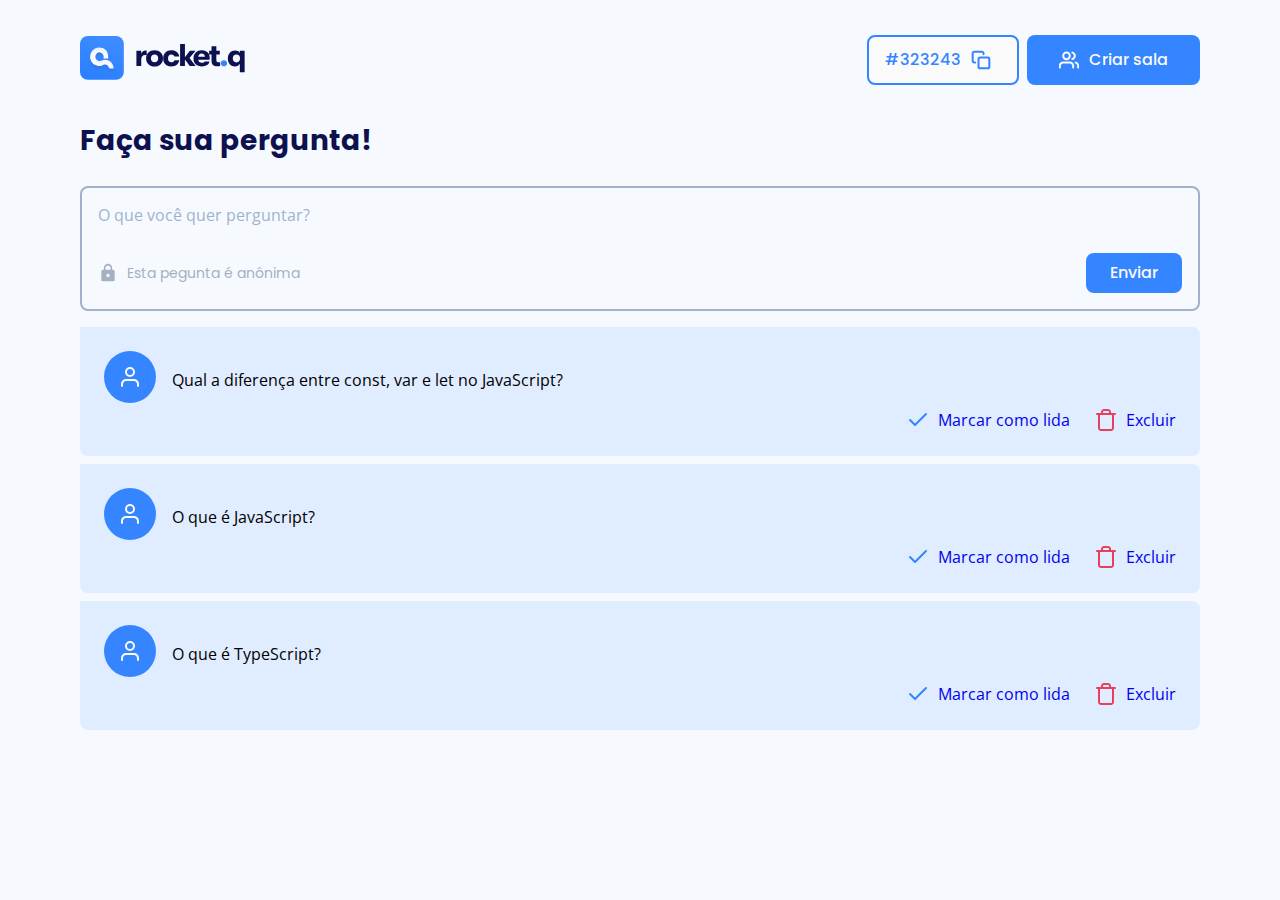
<file: room.html>
<!DOCTYPE html>
<html lang="en">
  <head>
    <meta charset="UTF-8" />
    <meta http-equiv="X-UA-Compatible" content="IE=edge" />
    <meta name="viewport" content="width=device-width, initial-scale=1.0" />

    <!-- STYLE -->
    <link rel="stylesheet" href="style/global.css" />
    <link rel="stylesheet" href="style/room.css" />

    <!-- FONTS -->
    <link rel="preconnect" href="https://fonts.gstatic.com" />
    <link
      href="https://fonts.googleapis.com/css2?family=Open+Sans&family=Poppins:wght@500,400;700&display=swap"
      rel="stylesheet"
    />

    <title>Perguntas - Rockt.q</title>
  </head>
  <body>
    <div class="content" id="room">
      <header>
        <a href="index.html">
          <img src="assets/logo.svg" alt="Logo da marca" />
        </a>

        <div class="buttons">
          <div class="button outlined">
            #323243
            <img src="assets/copy.svg" alt="Copiar número da sala" />
          </div>

          <a href="#" class="button">
            <img src="assets/users-white.svg" alt="Criar uma sala" /> Criar sala
          </a>
        </div>
      </header>

      <main>
        <section id="question-form">
          <h2>Faça sua pergunta!</h2>
          <form action="">
            <label class="sr-only" for-id="question"
              >O que você quer perguntar?</label
            >
            <textarea
              name="question"
              id="question"
              placeholder="O que você quer perguntar?"
            ></textarea>

            <footer>
              <div>
                <img src="assets/lock_black.svg" alt="Cadeado" />
                Esta pegunta é anônima
              </div>
              <button>Enviar</button>
            </footer>
          </form>
        </section>

        <section id="questions">
          <h2 class="sr-only">Perguntas da comunidade</h2>

          <div class="questions">
            <div class="question-wrapper">
              <div class="question-content">
                <div class="user">
                  <img src="assets/avatar.svg" alt="ícone de usuário" />
                </div>
                <div class="question">
                  <p>Qual a diferença entre const, var e let no JavaScript?</p>
                </div>
              </div>
              <div class="actions">
                <a href="#" class="check">
                  <img src="assets/check.svg" alt="Icone de confirmar" /> Marcar
                  como lida
                </a>
                <a href="#" class="delete">
                  <img src="assets/trash.svg" alt="Icone de excluir" /> Excluir
                </a>
              </div>
            </div>

            <div class="question-wrapper">
              <div class="question-content">
                <div class="user">
                  <img src="assets/avatar.svg" alt="ícone de usuário" />
                </div>
                <div class="question">
                  <p>O que é JavaScript?</p>
                </div>
              </div>
              <div class="actions">
                <a href="#" class="check">
                  <img src="assets/check.svg" alt="Icone de confirmar" /> Marcar
                  como lida
                </a>
                <a href="#" class="delete">
                  <img src="assets/trash.svg" alt="Icone de excluir" /> Excluir
                </a>
              </div>
            </div>

            <div class="question-wrapper">
              <div class="question-content">
                <div class="user">
                  <img src="assets/avatar.svg" alt="ícone de usuário" />
                </div>
                <div class="question">
                  <p>O que é TypeScript?</p>
                </div>
              </div>
              <div class="actions">
                <a href="#" class="check">
                  <img src="assets/check.svg" alt="Icone de confirmar" /> Marcar
                  como lida
                </a>
                <a href="#" class="delete">
                  <img src="assets/trash.svg" alt="Icone de excluir" /> Excluir
                </a>
              </div>
            </div>
          </div>
        </section>
      </main>
    </div>
  </body>
</html>
</file>
<file: style/global.css>
*{
  margin: 0;
  padding: 0;
  border: none;
  text-decoration: none;
  box-sizing: border-box;
}

html{
  --black: #0D114F;
  --white: #FAFAFA;
  --red: #E83F58;
  --light-blue: #E0ECFF;
  --blue: #3485ff;
  --blackground: #F6FAFF;
  --overlay: #040911;
  --icons-details: #A5B0C1;


  --grey-dark: #4D5E77;
  --grey-blue: #A1B2CD;
  --grey-light: #E5EAF1;
  --grey-mmedium: #EAECF2;

  /* rem substitui o pixel, é igual a 16px.  calcular pixel/16 */
  /*16 px = 1rem = 100%*/
  font-size: 62.5%; /* 10 px */
}

body{
  display: flex;
  height: 100vh; /*pq nao tem rolagem*/
  background: var(--blackground);
}

body, button, input, textarea{
  /*intervalo de tamanho */
  font-size: clamp(10px, 1.6rem, 2vw);

  font-family: 'Open Sans', sans-serif;
  /*font-family: 'Poppins', sans-serif; */
}

.content{
  width: 100%;
  margin: 0 auto;
}

.sr-only{
  position: absolute;
  height: 1px;
  width: 1px;
  padding: 0;
  margin: -1px;
  overflow: hidden;
  clip-path: rect(0, 0, 0, 0);
  white-space: nowrap;
  border-width: 0;
}

/*input, buttons*/
input, button, .button {
  border-radius: 0.8rem;
  height: 5rem;
}

button, .button{
  font-family: 'Poppins', sans-serif;
  font-weight: 500;
  line-height: 0;

  display: flex;
  align-items: center;
  justify-content: center;

  background: var(--blue);
  color: var(--white);

  transition: filter 0.2s;

  cursor: pointer;
}

button:hover, .button:hover{
  filter: brightness(1.2);
}

button > img, .button > img{
  margin-right: 1rem;
  width: 2rem;
}

button.outlined, .button.outlined{
  background: var(--white);
  color: var(--blue);
  border: 0.2rem solid var(--blue);
}

.content header{
  width: 80%;
  margin: 3.5rem auto;
}

.content header img{
  width: 16.7rem;
}
</file>
<file: style/room.css>
.content{
  max-width: min(112rem, 90%);
}

#room header{
  width: 100%;

  display: flex;
  align-items: center;
  justify-content: space-between;
  
}

#room header .buttons{
  display: flex;
}

#room header .buttons .button:nth-child(1){
  margin-right: 0.8rem;
  padding: 1.3rem 1.6rem;
}

#room header .buttons .button:nth-child(1) img{
  margin-left: 1rem;
  width: 2rem;
  height: 2rem;
}

#room header .buttons .button:nth-child(2){
  padding: 1.3rem 3.2rem;
}

#room header .buttons .button:nth-child(2) img{
  width: 2rem;
  height: 2rem;
}

/** question form **/
#question-form h2{
  font-family: 'Poppins', sans-serif;
  font-size: 2.8rem;
  color: var(--black);
  font-weight: 700;
  line-height: 4.2rem;

  margin-bottom: 2.4rem;
}

#question-form form{
  border: 0.2rem solid var(--grey-blue);
  padding: 1.6rem;
  border-radius: 0.8rem 0.8rem 0.8rem;

  margin-bottom: 1.6rem;
}

#question-form form textarea{
  resize: none;
  background: transparent;

  width: 100%;

  outline: none;
}

#question-form form textarea::placeholder{
  color: var(--grey-blue);
}

#question-form form footer{
  display: flex;
  align-items: center;
  justify-content: space-between;

}

/*pega a filha de footer*/
#question-form form footer > div{
  display: flex;
  align-items: center;

  color: var(--icons-details);
  font-family: 'Poppins', sans-serif;
  font-weight: 400;
  font-size: 1.4rem;
}

#question-form form footer > div img{
  margin-right: 0.9rem;
}

#question-form form footer button{
  height: auto;
  padding: 0.8rem 2.4rem;
  line-height: 2.4rem; 
}

/*questions **/
.question-wrapper{
  background: var(--light-blue);
  margin-bottom: 0.8rem;
  border-radius: 0 .8rem .8rem .8rem;
  padding: 2.4rem;
}

.question-wrapper .question-content{
  display: flex;
  align-items: center;
}

.question-wrapper .question-content p{
  margin-left: 1.6rem;
}

.question-wrapper .actions{
  display: flex;
  align-items: center;
  justify-content: flex-end;
}

.question-wrapper .actions > a{
  display: flex;
  align-items: center;
}

.question-wrapper .actions > a > img{
  margin-right: .8rem;
}

.question-wrapper .actions > a + a{
  margin-left: 2.4rem;
}
</file>
